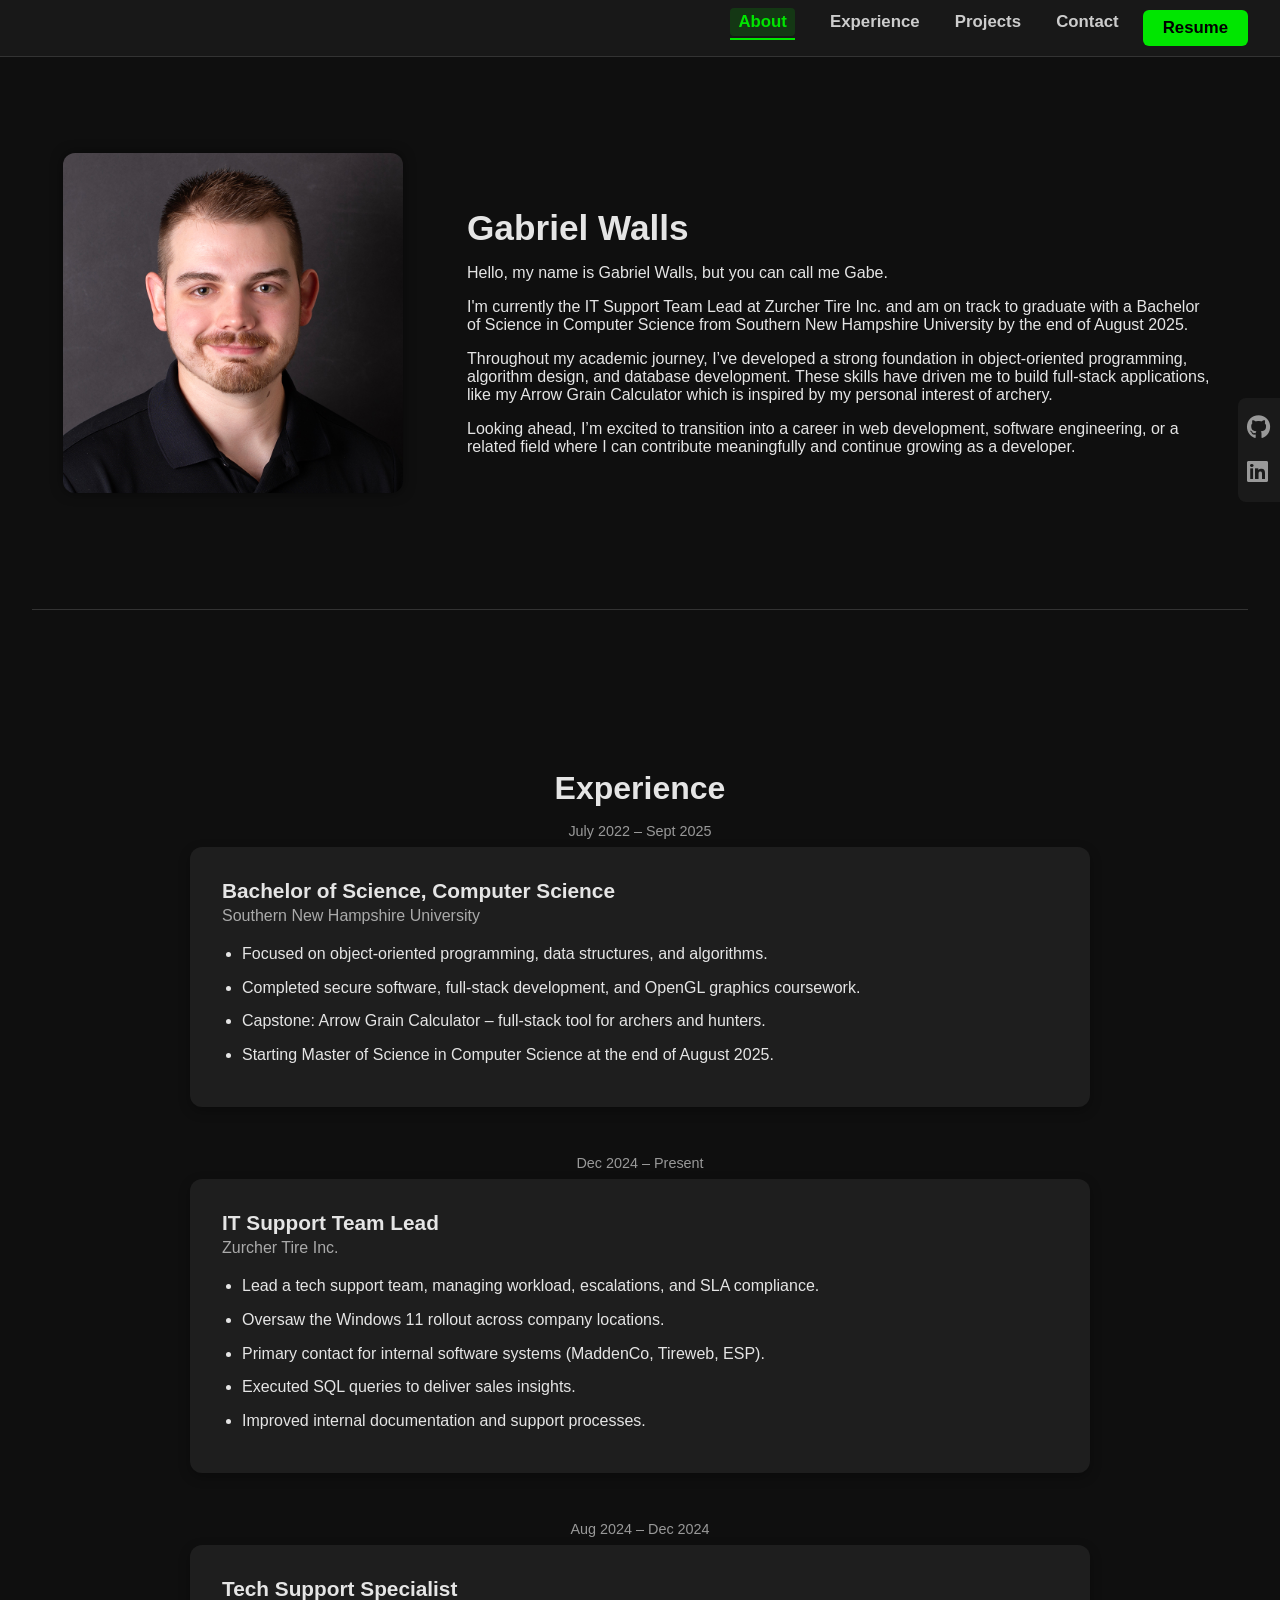
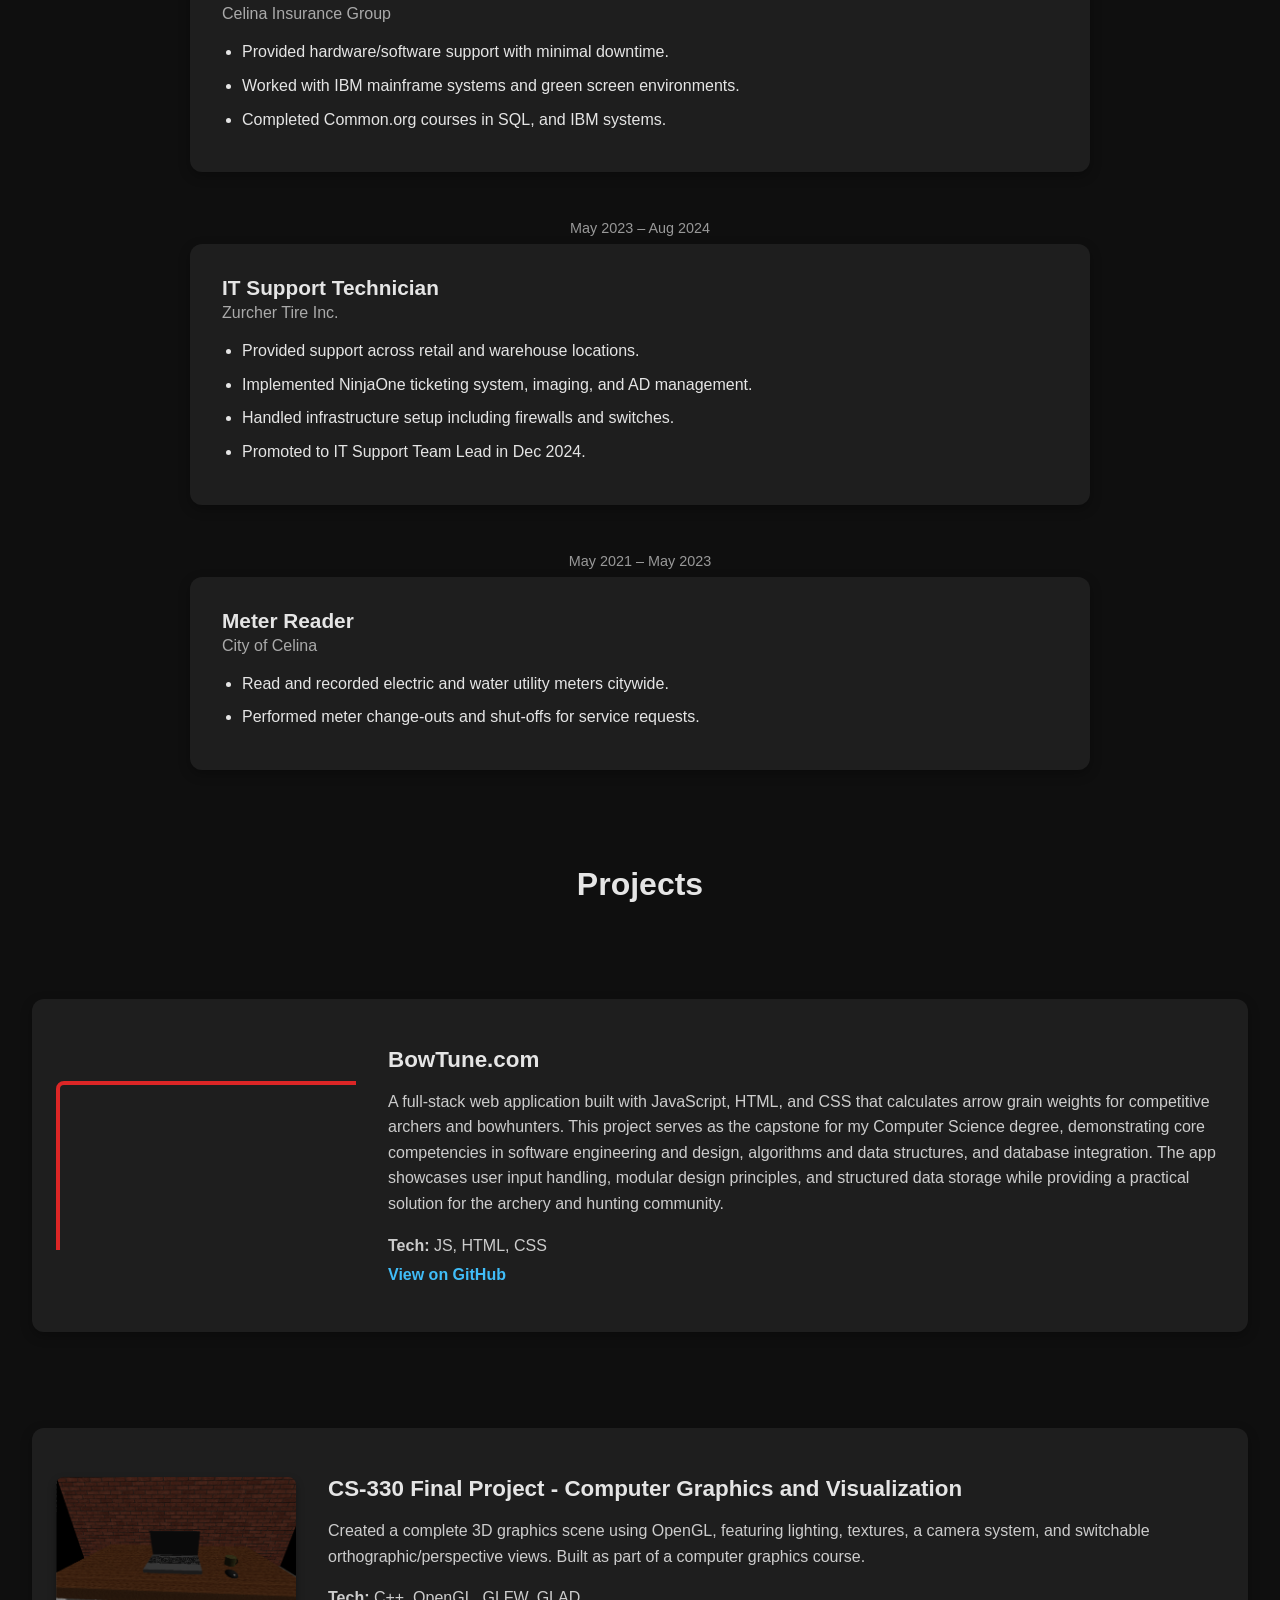
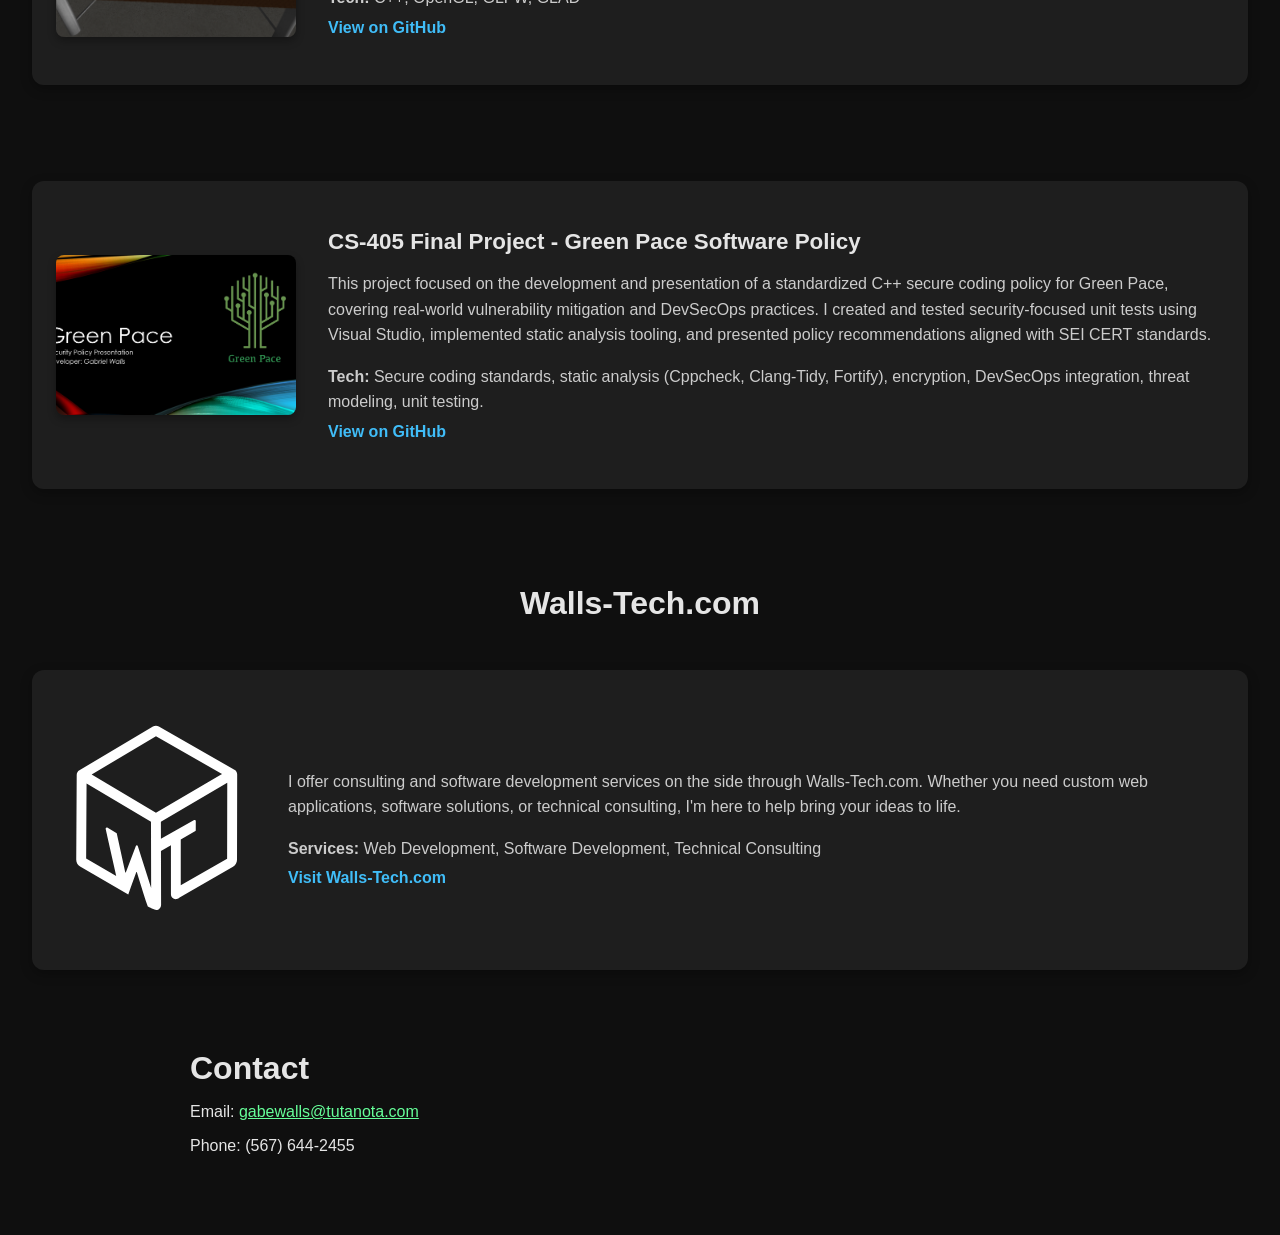
<file: index.html>
<!DOCTYPE html>
<html lang="en">
<head>
  <meta charset="UTF-8" />
  
  <meta name="viewport" content="width=device-width, initial-scale=1.0"/>
  <title>Gabriel Walls | Portfolio</title>
  <link rel="stylesheet" href="styles.css">
  
  <!-- AOS (Animate On Scroll) CSS -->
  <link href="https://unpkg.com/aos@2.3.4/dist/aos.css" rel="stylesheet">
  <link rel="stylesheet" href="https://cdnjs.cloudflare.com/ajax/libs/font-awesome/6.5.0/css/all.min.css">

</head>
<body>
 

    <!-- Top-Centered Navigation -->
    <header class="top-nav">
      <!-- <h1>Gabriel Walls</h1> -->
      <nav>
        <ul>
          <li><a href="#about">About</a></li>
          <li><a href="#experience">Experience</a></li>
          <li><a href="#projects">Projects</a></li>
          <li><a href="#contact">Contact</a></li>
        </ul>
        
      </nav>
      
      <a href="assets/Gabriel Walls Resume.pdf" download="Gabriel_Walls_Resume.pdf" class="resume-button">Resume</a>
      
     <div class="social-vertical">
      <a href="https://github.com/GabeWalls" target="_blank" aria-label="GitHub">
        <i class="fab fa-github"></i>
      </a>
      <a href="https://www.linkedin.com/in/gabriel-walls-12373b21a/" target="_blank" aria-label="LinkedIn">
        <i class="fab fa-linkedin"></i>
      </a>
    </div>


  </header>
  
    <!-- Main Content Area -->

      <!-- About Section -->
      <section id="about" class="about-section" data-aos="fade-right">
        <div class="about-image">
          <img src="images/Gabe.Walls.jpg" alt="Gabriel Walls">
        </div>
        <div class="about-text">
          <h2>Gabriel Walls</h2>
            <p>Hello, my name is Gabriel Walls, but you can call me Gabe.</p>
          
            <p>I'm currently the IT Support Team Lead at Zurcher Tire Inc. and am on track to graduate with a Bachelor of Science in Computer Science from Southern New Hampshire University by the end of August 2025.</p>
  
            <p>Throughout my academic journey, I’ve developed a strong foundation in object-oriented programming, algorithm design, and database development. These skills have driven me to build full-stack applications, like my Arrow Grain Calculator which is inspired by my personal interest of archery.</p>
  
            <p>Looking ahead, I’m excited to transition into a career in web development, software engineering, or a related field where I can contribute meaningfully and continue growing as a developer.</p>
          
        </div>
      </section>

  
  <!-- Moved this down to see if it makes about section wider.  .content was constricting about section from being wider-->
  <!-- <main class="content"> -->
  
      <!-- Experience Section -->
      <section id="experience">
        <h2 data-aos="fade-right">Experience</h2>
        
         <div class="experience-item" data-aos="fade-right">
          <div class="experience-date">July 2022 – Sept 2025</div>
          <div class="experience-bubble">
            <h3>Bachelor of Science, Computer Science</h3>
            <h4>Southern New Hampshire University</h4>
            <ul>
              <li>Focused on object-oriented programming, data structures, and algorithms.</li>
              <li>Completed secure software, full-stack development, and OpenGL graphics coursework.</li>
              <li>Capstone: Arrow Grain Calculator – full-stack tool for archers and hunters.</li>
              <li>Starting Master of Science in Computer Science at the end of August 2025.</li>
            </ul>
          </div>
        </div>
      
        <div class="experience-item" data-aos="fade-right">
          <div class="experience-date">Dec 2024 – Present</div>
          <div class="experience-bubble">
            <h3>IT Support Team Lead</h3>
            <h4>Zurcher Tire Inc.</h4>
            <ul>
              <li>Lead a tech support team, managing workload, escalations, and SLA compliance.</li>
              <li>Oversaw the Windows 11 rollout across company locations.</li>
              <li>Primary contact for internal software systems (MaddenCo, Tireweb, ESP).</li>
              <li>Executed SQL queries to deliver sales insights.</li>
              <li>Improved internal documentation and support processes.</li>
            </ul>
          </div>
        </div>
      
        <div class="experience-item" data-aos="fade-right">
          <div class="experience-date">Aug 2024 – Dec 2024</div>
          <div class="experience-bubble">
            <h3>Tech Support Specialist</h3>
            <h4>Celina Insurance Group</h4>
            <ul>
              <li>Provided hardware/software support with minimal downtime.</li>
              <li>Worked with IBM mainframe systems and green screen environments.</li>
              <li>Completed Common.org courses in SQL, and IBM systems.</li>
            </ul>
          </div>
        </div>
      
        <div class="experience-item" data-aos="fade-right">
          <div class="experience-date">May 2023 – Aug 2024</div>
          <div class="experience-bubble">
            <h3>IT Support Technician</h3>
            <h4>Zurcher Tire Inc.</h4>
            <ul>
              <li>Provided support across retail and warehouse locations.</li>
              <li>Implemented NinjaOne ticketing system, imaging, and AD management.</li>
              <li>Handled infrastructure setup including firewalls and switches.</li>
              <li>Promoted to IT Support Team Lead in Dec 2024.</li>
            </ul>
          </div>
        </div>
      
        <div class="experience-item" data-aos="fade-right">
          <div class="experience-date">May 2021 – May 2023</div>
          <div class="experience-bubble">
            <h3>Meter Reader</h3>
            <h4>City of Celina</h4>
            <ul>
              <li>Read and recorded electric and water utility meters citywide.</li>
              <li>Performed meter change-outs and shut-offs for service requests.</li>
            </ul>
          </div>
        </div>
        
      </section>

      <!-- Projects Section -->
      <section id="projects">
        <h2 data-aos="fade-right">Projects</h2>
      
        <div class="project" data-aos="fade-right">
          <div class="project-embed">
            <div style="position: relative; padding-bottom: 56.25%; height: 0; overflow: hidden; max-width: 100%;">
              <iframe 
                src="https://arrow-weight-calculator-2a8100901f6d.herokuapp.com/embed" 
                style="position: absolute; top: 0; left: 0; width: 100%; height: 100%; border: 4px solid #dc2626; border-radius: 8px;"
                frameborder="0"
                allowfullscreen>
              </iframe>
            </div>
          </div>
          <div class="project-details">
            <h3>BowTune.com</h3>
            <p>A full-stack web application built with JavaScript, HTML, and CSS that calculates arrow grain weights for competitive archers and bowhunters. This project serves as the capstone for my Computer Science degree, demonstrating core competencies in software engineering and design, algorithms and data structures, and database integration. The app showcases user input handling, modular design principles, and structured data storage while providing a practical solution for the archery and hunting community.</p>
            <p><strong>Tech:</strong> JS, HTML, CSS</p>
            <a href="https://github.com/GabeWalls/arrow-grain-calculator" target="_blank">View on GitHub</a>
          </div>
        </div>
      
        <div class="project" data-aos="fade-right">
          <img src="images/CS330-project.png" alt="OpenGL Scene screenshot">
          <div class="project-details">
            <h3>CS-330 Final Project - Computer Graphics and Visualization</h3>
            <p>Created a complete 3D graphics scene using OpenGL, featuring lighting, textures, a camera system, and switchable orthographic/perspective views. Built as part of a computer graphics course.</p>
            <p><strong>Tech:</strong> C++, OpenGL, GLFW, GLAD</p>
            <a href="https://github.com/GabeWalls/CS330" target="_blank">View on GitHub</a>
          </div>
        </div>
      
        <div class="project" data-aos="fade-right">
          <img src="images/CS405-project.png" alt="Secure Software screenshot">
          <div class="project-details">
            <h3>CS-405 Final Project - Green Pace Software Policy</h3>
            <p>This project focused on the development and presentation of a standardized C++ secure coding policy for Green Pace, covering real-world vulnerability mitigation and DevSecOps practices. I created and tested security-focused unit tests using Visual Studio, implemented static analysis tooling, and presented policy recommendations aligned with SEI CERT standards.</p>
            <p><strong>Tech:</strong> Secure coding standards, static analysis (Cppcheck, Clang-Tidy, Fortify), encryption, DevSecOps integration, threat modeling, unit testing.</p>
            <a href="https://github.com/GabeWalls/CS405" target="_blank">View on GitHub</a>
          </div>
        </div>
      </section>

      <!-- Walls-Tech Section -->
      <section id="walls-tech" data-aos="fade-right">
        <h2 data-aos="fade-right">Walls-Tech.com</h2>
        <div class="walls-tech-content">
          <div class="walls-tech-logo">
            <img src="assets/WallsTech-Logo(white).svg" alt="Walls-Tech Logo">
          </div>
          <div class="walls-tech-details">
            <p>I offer consulting and software development services on the side through Walls-Tech.com. Whether you need custom web applications, software solutions, or technical consulting, I'm here to help bring your ideas to life.</p>
            <p><strong>Services:</strong> Web Development, Software Development, Technical Consulting</p>
            <a href="https://walls-tech.com" target="_blank">Visit Walls-Tech.com</a>
          </div>
        </div>
      </section>


      <!-- Contact Section -->
      <section id="contact" data-aos="fade-right">
        <h2 data-aos="fade-right">Contact</h2>
        <p>Email: <a href="mailto:gabewalls@tutanota.com">gabewalls@tutanota.com</a></p>
        <p>Phone: (567) 644-2455</p>
      </section>

    <!-- </main> -->

  <script>
  const sections = document.querySelectorAll("section");
  const navLinks = document.querySelectorAll(".top-nav nav a");

  window.addEventListener("scroll", () => {
    let current = "";

    sections.forEach((section) => {
      const sectionTop = section.offsetTop;
      const sectionHeight = section.clientHeight;
      if (pageYOffset >= sectionTop - sectionHeight / 3) {
        current = section.getAttribute("id");
      }
    });

    navLinks.forEach((link) => {
      link.classList.remove("active");
      if (link.getAttribute("href") === `#${current}`) {
        link.classList.add("active");
      }
    });
  });
</script>

<!-- AOS JS -->
<script src="https://unpkg.com/aos@2.3.4/dist/aos.js"></script>
<script>
  AOS.init({
    once: true // ensures animations only happen once
  });
</script>
  
</body>
</html>
</file>
<file: styles.css>
body {
  margin: 0;
  font-family: 'Segoe UI', sans-serif;
  background-color: #0f0f0f;
  color: #e5e5e5;
  scroll-behavior: smooth;
}

html {
  scroll-padding-top: 100px; /* Match this to your navbar height */
}

/* TOP NAVIGATION */
.top-nav {
  background-color: rgba(26, 26, 26, 0.85);
  padding: 0.5rem 2rem;
  display: flex;
  justify-content: flex-end;
  align-items: center;
  position: sticky;
  top: 0;
  z-index: 1000;
  border-bottom: 1px solid #333;
  transition: background-color 0.3s ease;
}

.top-nav nav {
  display: flex;
  align-items: center;
  gap: 2rem;
}

/* Nav Links */
.top-nav nav ul {
  list-style: none;
  display: flex;
  gap: 2.2rem;
  margin: 0;
  padding: 0;
  align-items: center;
}

.top-nav nav li {
  display: flex;
  align-items: center;
}

.top-nav nav a {
  position: relative;
  color: #ccc;
  text-decoration: none;
  font-weight: 600;
  font-size: 1.05rem;
  padding: 0.25rem 0;
  transition: color 0.3s ease, background-color 0.3s ease;
}

.top-nav nav ul a::after {
  content: "";
  position: absolute;
  width: 100%;
  height: 2px;
  bottom: -4px;
  left: 0;
  background-color: #00e600;
  transform: scaleX(0);
  transform-origin: right;
  transition: transform 0.3s ease;
}

.top-nav nav ul a:hover {
  color: #00e600;
}

.top-nav nav ul a:hover::after {
  transform: scaleX(1);
  transform-origin: left;
}

.top-nav nav ul a.active {
  color: #00e600;
  background-color: rgba(0, 230, 0, 0.15);
  padding: 0.25rem 0.5rem;
  border-radius: 4px;
}

.top-nav nav ul a.active::after {
  transform: scaleX(1);
  transform-origin: left;
}

/* Resume Button */
.resume-button {
  background-color: #00e600;
  color: #000;
  text-decoration: none;
  font-weight: 600;
  font-size: 1.05rem;
  padding: 0.5rem 1.25rem;
  border-radius: 6px;
  transition: background-color 0.3s ease, transform 0.2s ease;
  margin-left: 1.5rem;
  display: inline-block;
}

.resume-button:hover {
  background-color: #00cc00;
  transform: translateY(-2px);
}
  
/* SOCIAL LINKS */
.social-vertical {
  position: fixed;
  top: 50%;
  right: 0;
  transform: translateY(-50%);
  display: flex;
  flex-direction: column;
  gap: 1rem;
  background: #1a1a1a;
  padding: 1rem 0.6rem;
  border-top-left-radius: 8px;
  border-bottom-left-radius: 8px;
  z-index: 1000;
}

.social-vertical a {
  color: #999;
  font-size: 1.5rem;
  transition: color 0.3s ease, transform 0.2s ease;
}

.social-vertical a:hover {
  color: #00e600;
  transform: scale(1.2);
}


/* ABOUT SECTION */
.about-section {
  max-width: 1400px; /* Wider container */
  margin: 0 auto;
  padding: 6rem 2rem 4rem;
  display: flex;
  align-items: center;
  justify-content: center;
  gap: 4rem; /* More breathing room */
  flex-wrap: wrap;
}

/* Text Container */
.about-text {
  flex: 1;
  min-width: 300px;
  max-width: 750px; /* Wider text column */
}



/* Image Styling */
.about-image img {
  width: 340px;
  height: 340px;
  object-fit: cover;
  border-radius: 12px;
  box-shadow: 0 0 12px rgba(0, 0, 0, 0.5);
  transition: transform 0.3s ease, box-shadow 0.3s ease;
}

.about-image img:hover {
  transform: translateY(-6px);
  box-shadow: 0 6px 16px rgba(0, 0, 0, 0.6);
}

/* Heading */
.about-text h2 {
  font-size: 2.2rem;
  margin-bottom: 1rem;
}

/* soft divider after about section */
.about-section::after {
  content: "";
  display: block;
  width: 100%;
  height: 1px;
  background-color: #333;
  margin-top: 3rem;
}

/* EXPERIENCE SECTION */
#experience {
  max-width: 900px;
  margin: 5rem auto;
  margin-top: 6rem;
  margin-bottom: 6rem;
  padding: 0 1rem;
  text-align: center;
}

.experience-item {
  margin-bottom: 3rem;
}

.experience-date {
  font-size: 0.9rem;
  color: #999;
  margin-bottom: 0.5rem;
}

.experience-bubble {
  background-color: #1e1e1e;
  border-radius: 12px;
  padding: 2rem;
  text-align: left;
  box-shadow: 0 4px 12px rgba(0, 0, 0, 0.3);
  transition: transform 0.3s ease, box-shadow 0.3s ease;
}

.experience-bubble:hover {
  transform: translateY(-6px);
  box-shadow: 0 6px 18px rgba(0, 0, 0, 0.4);
}

.experience-bubble h3 {
  margin: 0;
  font-size: 1.3rem;
  color: #e5e5e5;
}

.experience-bubble h4 {
  margin: 0.25rem 0 1rem;
  font-weight: normal;
  color: #aaa;
  font-size: 1rem;
}

.experience-bubble ul {
  padding-left: 1.25rem;
  line-height: 1.6;
  margin: 0;
}

.experience-bubble ul li {
  margin-bottom: 0.5rem;
}

/* PROJECTS SECTION */
#projects {
  max-width: 1400px;
  margin: 0 auto 3rem;
  padding: 0 2rem;
  text-align: center;
}

.project {
  display: flex;
  flex-wrap: wrap;
  gap: 2rem;
  align-items: center;
  background-color: #1e1e1e;
  border-radius: 12px;
  margin: 0 auto 3rem;
  margin-top: 6rem;
  margin-bottom: 6rem;
  text-align: left;
  box-shadow: 0 4px 12px rgba(0, 0, 0, 0.3);
  transition: transform 0.3s ease, box-shadow 0.3s ease;
  max-width: 1400px;
  padding: 3rem 1.5rem;
}

.project:hover {
  transform: translateY(-6px);
  box-shadow: 0 8px 20px rgba(0, 0, 0, 0.5);
  cursor: pointer;
}

.project.aos-animate {
  transform: none !important;
}

.project.aos-animate:hover {
  transform: translateY(-6px) !important;
  box-shadow: 0 8px 20px rgba(0, 0, 0, 0.5);
  cursor: pointer;
}

.project img {
  width: 240px;
  height: 160px;
  object-fit: cover;
  border-radius: 8px;
  box-shadow: 0 4px 8px rgba(0,0,0,0.3);
  flex-shrink: 0;
}

.project-embed {
  min-width: 300px;
  flex: 0 0 300px;
  max-width: 100%;
}

@media (max-width: 768px) {
  .project-embed {
    min-width: 100%;
    flex: 1 1 100%;
  }
}

.project-details {
  flex: 1;
  min-width: 280px;
  text-align: left;
}

.project-details h3 {
  margin-top: 0;
  font-size: 1.4rem;
  margin-bottom: 0.5rem;
  color: #e5e5e5;
}

.project-details p {
  margin-bottom: 0.5rem;
  line-height: 1.6;
  color: #ccc;
}

.project-details a {
  color: #40bdf8;
  text-decoration: none;
  font-weight: bold;
}

.project-details a:hover {
  color: #66d9ff;
  text-decoration: underline;
}


/* WALLS-TECH SECTION */
#walls-tech {
  max-width: 1400px;
  margin: 0 auto 3rem;
  padding: 0 2rem;
  text-align: center;
}

.walls-tech-content {
  display: flex;
  flex-wrap: wrap;
  gap: 2rem;
  align-items: center;
  background-color: #1e1e1e;
  border-radius: 12px;
  margin: 0 auto;
  margin-top: 3rem;
  text-align: left;
  box-shadow: 0 4px 12px rgba(0, 0, 0, 0.3);
  transition: transform 0.3s ease, box-shadow 0.3s ease;
  max-width: 1400px;
  padding: 3rem 1.5rem;
}

.walls-tech-content:hover {
  transform: translateY(-6px);
  box-shadow: 0 8px 20px rgba(0, 0, 0, 0.5);
}

.walls-tech-logo {
  flex-shrink: 0;
}

.walls-tech-logo img {
  width: 200px;
  height: auto;
  max-width: 100%;
}

.walls-tech-details {
  flex: 1;
  min-width: 280px;
}

.walls-tech-details p {
  margin-bottom: 0.5rem;
  line-height: 1.6;
  color: #ccc;
}

.walls-tech-details a {
  color: #40bdf8;
  text-decoration: none;
  font-weight: bold;
}

.walls-tech-details a:hover {
  color: #66d9ff;
  text-decoration: underline;
}

/* CONTACT SECTION and other generics, excluding About */
section#contact {
  max-width: 900px;
  margin: 5rem auto;
  padding: 0 1.5rem;
}

.contact {
  max-width: 900px;
  margin: 6rem auto;            /* More space above/below */
  padding: 0 2rem 4rem;         /* Adds horizontal and bottom padding */
  text-align: left;
}

section:not(.about-section) {
  margin-top: 6rem;
  margin-bottom: 6rem;
}

section h2 {
  font-size: 2rem;
  margin-bottom: 1rem;
}

ul li {
  margin-bottom: 0.75rem;
}

a {
  color: #66ff99;
}

a:hover {
  color: #99ffcc;
}
</file>
